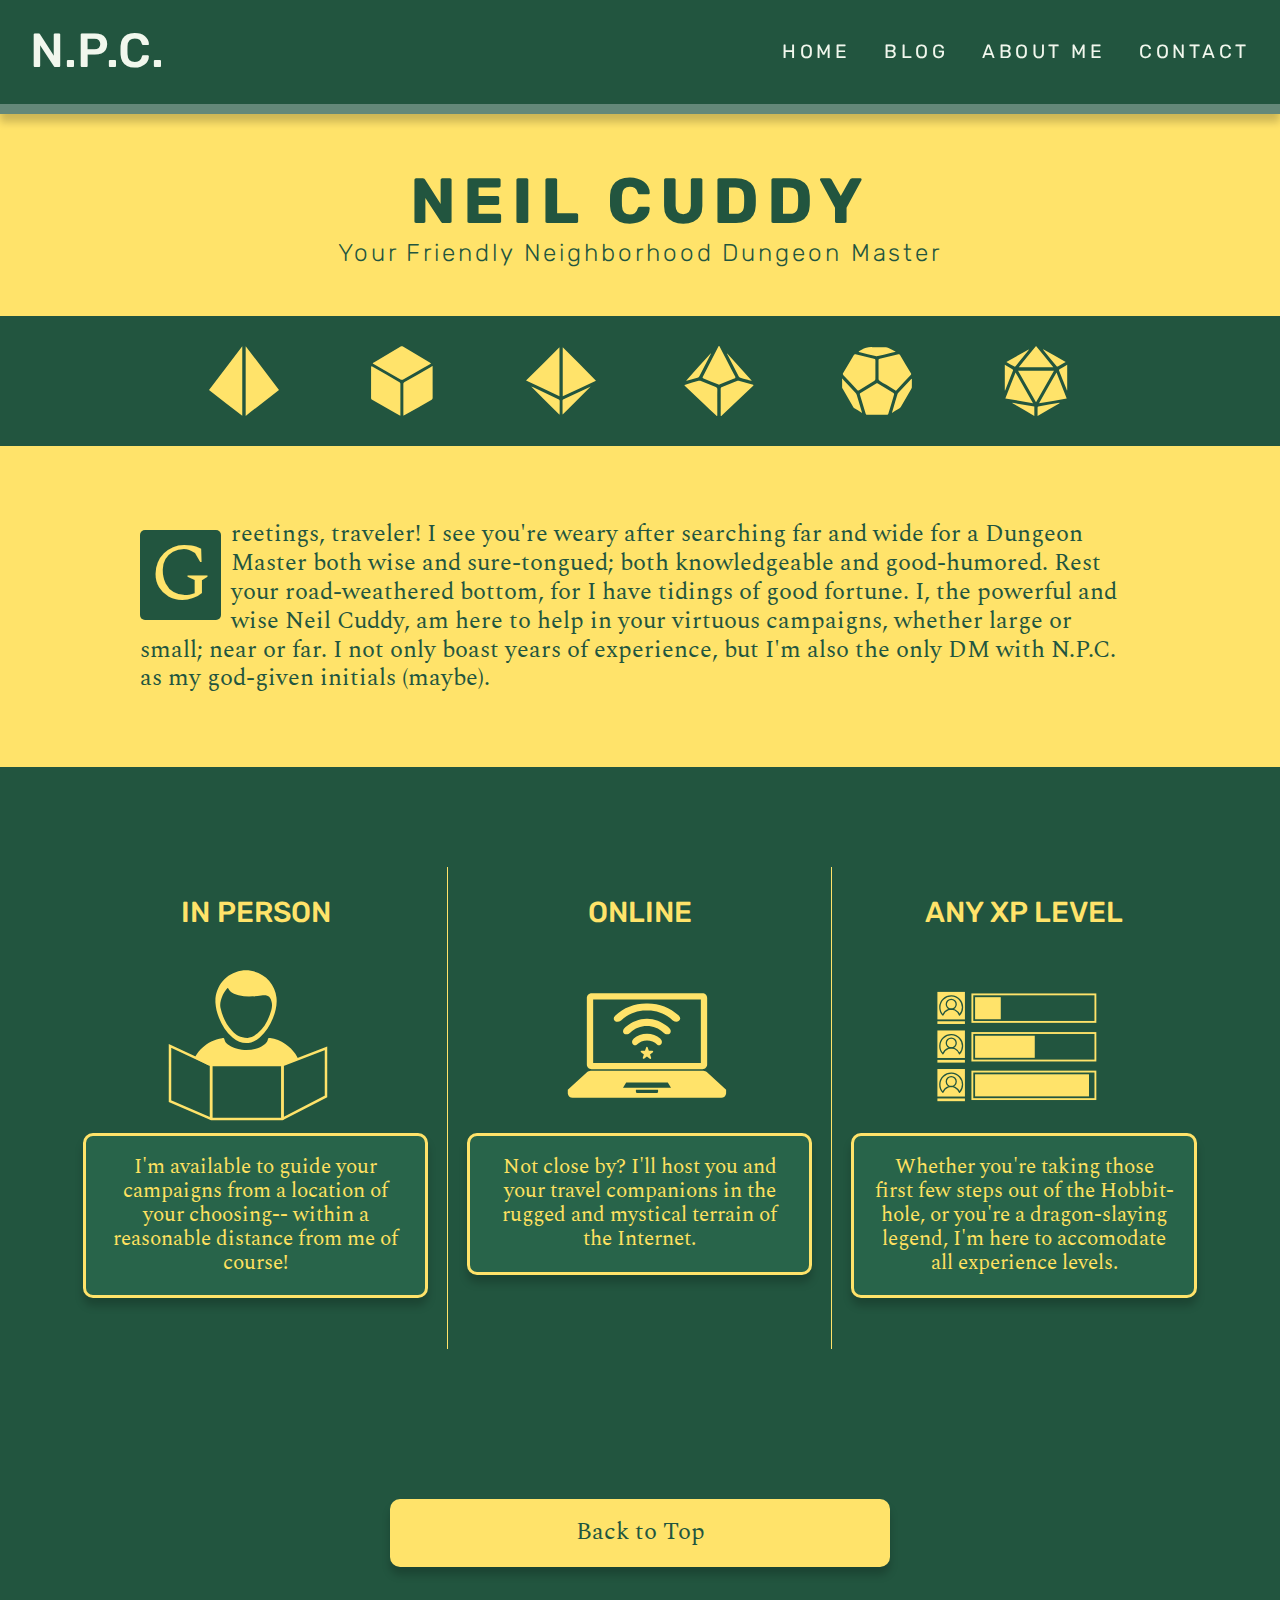
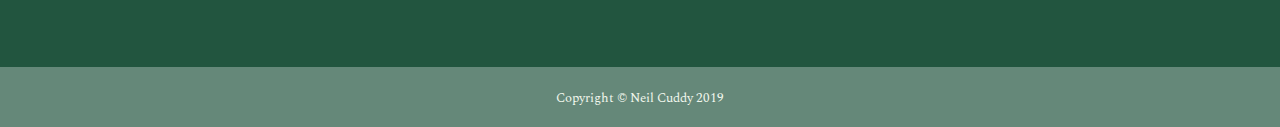
<file: index.html>
<!DOCTYPE html>

<html lang="en-US" dir="ltr">
  <head>
    <meta name="viewport" content="width=device-width, initial-scale=1.0">
    <title>Neil Cuddy, DM</title>
    <link rel="stylesheet" href="css/normalize.css" type="text/css">
    <link rel="stylesheet" href="css/styles.css" type="text/css">
    <link href="https://fonts.googleapis.com/css?family=Rubik:300,500,900&display=swap" rel="stylesheet">
    <link href="https://fonts.googleapis.com/css?family=Spectral:400,800&display=swap" rel="stylesheet">
  </head>

  <body>

    <div id="top" class="wrapper">
      <header>

        <nav class="clearfix">
          <h1 class="nav-heading"><a href="index.html">N.P.C.</a></h1>
          <ul>
            <li><a href="index.html">Home</a></li>
            <li><a href="blog.html">Blog</a></li>
            <li><a href="about-me.html">About Me</a></li>
            <li><a href="contact.html">Contact</a></li>
          </ul>
        </nav>
        <div class="banner-heading">
          <h2 class="banner-title">Neil Cuddy</h2>
          <h2 class="banner-subtitle">Your Friendly Neighborhood Dungeon Master</h2>
        </div>
      </header> <!-- END OF HEADER ---------------------------------------------------------------------->

      <main>
        <div class="dice-container">
          <div class="dice-wrap">
            <img src="images/d4.svg" alt="An outline of a four-sided die" class="d4 die d-spin">
            <img src="images/d6.svg" alt="An outline of a six-sided die" class="d6 die d-spin">
            <img src="images/d8.svg" alt="An outline of a eight-sided die" class="d8 die d-spin">
            <img src="images/d10.svg" alt="An outline of a ten-sided die" class="d10 die d-spin">
            <img src="images/d12.svg" alt="An outline of a twelve-sided die" class="d12 die d-spin">
            <img src="images/d20.svg" alt="An outline of a twenty-sided die" class="d20 die d-spin">
          </div>
        </div>
        <div class="intro-wrapper">
          <div class="intro">
            <p>Greetings, traveler! I see you're weary after searching far and wide for a Dungeon Master both wise and sure-tongued; both knowledgeable and good-humored. Rest your road-weathered bottom, for I have tidings of good fortune. I, the powerful and wise Neil Cuddy, am here to help in your virtuous campaigns, whether large or small; near or far. I not only boast years of experience, but I'm also the only DM with N.P.C. as my god-given initials (maybe).</p>
          </div>
        </div>
        <div class="service-container">
          <div class="service-flex-contain">
            <h3 class="heading-in-person">In Person</h3>
            <div class="in-person border-line">
              <h3 class="heading-in-person-lrg">In Person</h3>
              <img src="images/in-person.svg" alt="An icon of a person behind a dungeon master's privacy screen">
              <p>I'm available to guide your campaigns from a location of your choosing-- within a reasonable distance from me of course!</p>
            </div>
            <h3 class="heading-online">ONLINE</h3>
            <div class="online border-line">
              <h3 class="heading-online-lrg">ONLINE</h3>
              <img src="images/online.svg" alt="An icon of a laptop with a wifi symbol made of stars">
              <p>Not close by? I'll host you and your travel companions in the rugged and mystical terrain of the  Internet.</p>
            </div>
            <h3 class="heading-xp-lvl">Any Experience Level</h3>
            <div class="any-xp-lvl">
              <h3 class="heading-xp-lvl-lrg">Any XP Level</h3>
              <img src="images/any-xp-lvl.svg" alt="An icon showing experience level bars of varying fullness">
              <p>Whether you're taking those first few steps out of the Hobbit-hole, or you're a dragon-slaying legend, I'm here to accomodate all experience levels.</p>
            </div>
          </div>
        </div>
        <p class="top-link"><a href="#top">Back to Top</a></p>
      </main>
    </div>

    <footer>
      <p><small>Copyright &copy; Neil Cuddy 2019</small></p>
    </footer>

  </body>
</html>
</file>
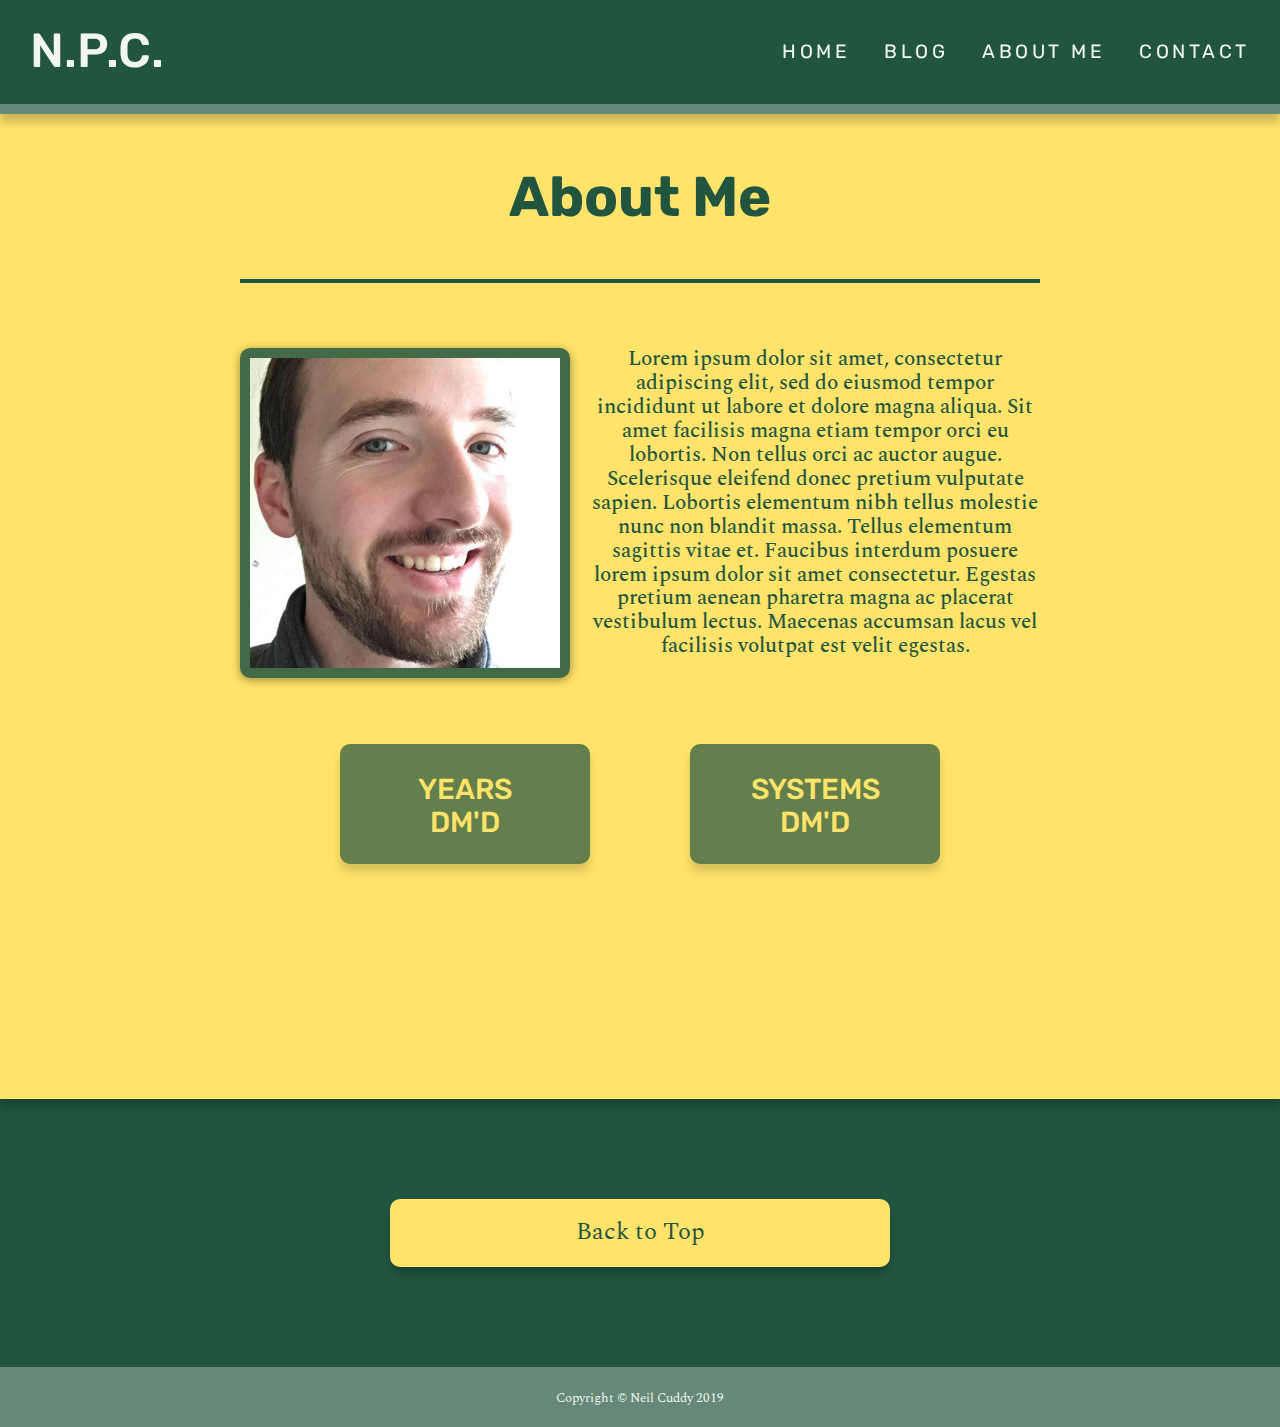
<file: about-me.html>
<!DOCTYPE html>

<html lang="en-US" dir="ltr">
  <head>
    <meta name="viewport" content="width=device-width, initial-scale=1.0">
    <title>About Neil</title>
    <link rel="stylesheet" href="css/normalize.css" type="text/css">
    <link rel="stylesheet" href="css/styles.css" type="text/css">
    <link href="https://fonts.googleapis.com/css?family=Rubik:300,500,900&display=swap" rel="stylesheet">
    <link href="https://fonts.googleapis.com/css?family=Spectral:400,800&display=swap" rel="stylesheet">
  </head>

  <body>

    <div id="top" class="wrapper">
      <header>

        <nav class="clearfix">
          <h1 class="nav-heading"><a href="index.html">N.P.C.</a></h1>
          <ul>
            <li><a href="index.html">Home</a></li>
            <li><a href="blog.html">Blog</a></li>
            <li><a href="about-me.html">About Me</a></li>
            <li><a href="contact.html">Contact</a></li>
          </ul>
        </nav>
        <div class="banner-heading">
          <h1 class="page-heading">About Me</h1>
        </div>

      </header> <!-- END OF HEADER ---------------------------------------------------------------------->

      <main>
        <div class="about-wrap">
          <div class="about-container">
            <div class="pic-para-float">
              <div class="neil-img-container">
                <div class="neil-img-overlay"></div>
                <img class="neil-img" src="images/neilprofile.jpg" alt="A portrait of Neil Cuddy">
              </div>
              <div class="about-para-container">
                <p class="about-para">Lorem ipsum dolor sit amet, consectetur adipiscing elit, sed do eiusmod tempor incididunt ut labore et dolore magna aliqua. Sit amet facilisis magna etiam tempor orci eu lobortis. Non tellus orci ac auctor augue. Scelerisque eleifend donec pretium vulputate sapien. Lobortis elementum nibh tellus molestie nunc non blandit massa. Tellus elementum sagittis vitae et. Faucibus interdum posuere lorem ipsum dolor sit amet consectetur. Egestas pretium aenean pharetra magna ac placerat vestibulum lectus. Maecenas accumsan lacus vel facilisis volutpat est velit egestas.</p>
              </div>
            </div>
            <div class="stat-card-flex-contain">
              <div id="years-dmd" class="stat-card">
                <h3>Years<br>DM'd</h3>
                <p>10 years</p>
              </div>
              <div id="systems-dmd" class="stat-card">
                <h3>Systems<br>DM'd</h3>
                <ul>
                  <li>D&D 3.5</li>
                  <li>Pathfinder</li>
                  <li>Starfinder</li>
                  <li>Call of Cthulhu</li>
                </ul>
              </div>
            </div>
          </div>
        </div>

        <p class="top-link"><a href="#top">Back to Top</a></p>
      </main>
    </div>

    <footer>
      <p><small>Copyright &copy; Neil Cuddy 2019</small></p>
    </footer>

  </body>
</html>
</file>
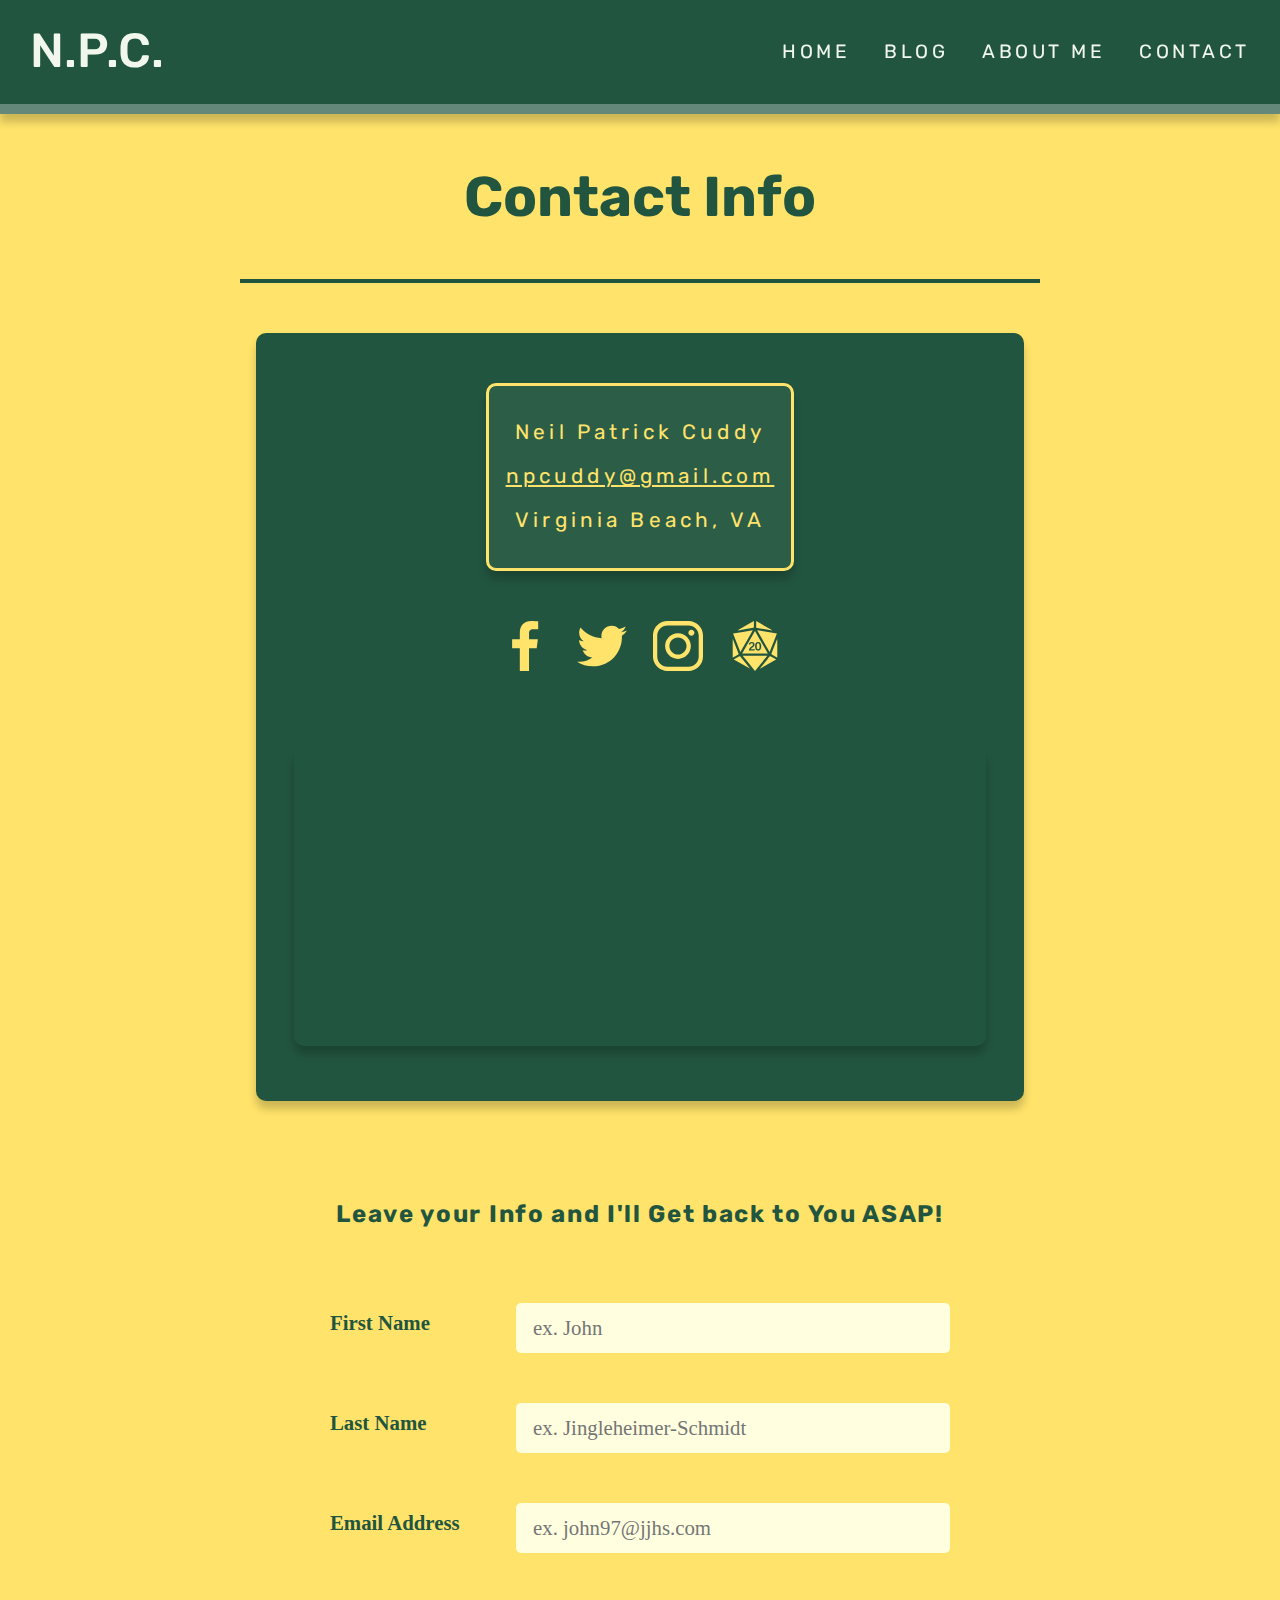
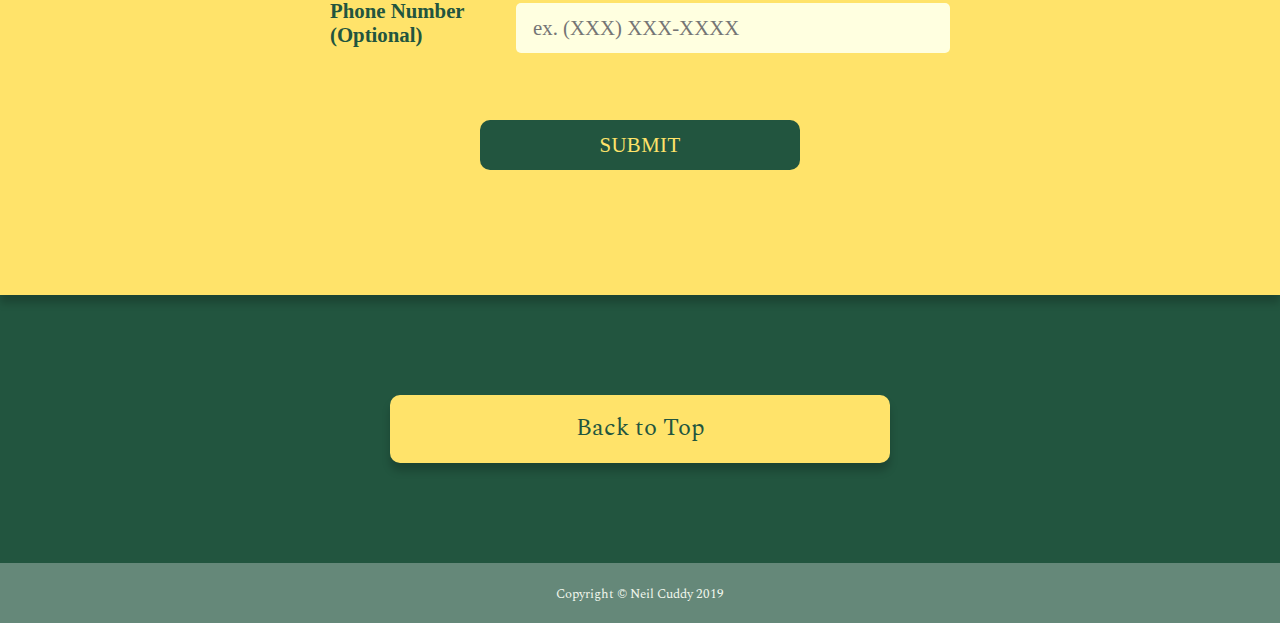
<file: contact.html>
<!DOCTYPE html>

<html lang="en-US" dir="ltr">
  <head>
    <meta name="viewport" content="width=device-width, initial-scale=1.0">
    <title>Contact Neil</title>
    <link rel="stylesheet" href="css/normalize.css" type="text/css">
    <link rel="stylesheet" href="css/styles.css" type="text/css">
    <link href="https://fonts.googleapis.com/css?family=Rubik:300,500,900&display=swap" rel="stylesheet">
    <link href="https://fonts.googleapis.com/css?family=Spectral:400,800&display=swap" rel="stylesheet">
  </head>

  <body>

    <div id="top" class="wrapper">
      <header>

        <nav class="clearfix">
          <h1 class="nav-heading"><a href="index.html">N.P.C.</a></h1>
          <ul>
            <li><a href="index.html">Home</a></li>
            <li><a href="blog.html">Blog</a></li>
            <li><a href="about-me.html">About Me</a></li>
            <li><a href="contact.html">Contact</a></li>
          </ul>
        </nav>
        <div class="banner-heading">
          <h1 class="page-heading">Contact Info</h1>
        </div>

      </header> <!-- END OF HEADER ---------------------------------------------------------------------->

      <main>
        <div class="contact-container">
          <div class="contact-info">
            <ul class="contact-info-list">
              <li>Neil Patrick Cuddy</li>
              <li><a href="mailto:npcuddy@gmail.com" target="_blank">npcuddy@gmail.com</a></li>
              <li>Virginia Beach, VA</li>
            </ul>
            <div class="social-icons">
              <a target="_blank" href="https://www.facebook.com/neil.cuddy.3"><img src="images/facebook.svg" alt="Facebook icon"></a>
              <a target="_blank" href="https://twitter.com/NpcNpcuddy"><img src="images/twitter.svg" alt="Twitter icon"></a>
              <a target="_blank" href="https://www.instagram.com/patrickned_npc/"><img src="images/instagram.svg" alt="Instagram icon"></a>
              <a target="_blank" href="https://app.roll20.net/users/26297/neil-c?fbclid=IwAR0LO3Pv9vUrNG9DhVx9Z2WXFUN1NhZTYFxP-Icxzl-QTmIb7skBPDRVVGY"><img src="images/roll20.svg" alt="Roll20 icon"></a>
            </div>
            <iframe id="g-map" src="https://www.google.com/maps/embed?pb=!1m18!1m12!1m3!1d204477.23317121275!2d-76.15305209158788!3d36.795586914796964!2m3!1f0!2f0!3f0!3m2!1i1024!2i768!4f13.1!3m3!1m2!1s0x89bac1e8fc1527a7%3A0x4161080a32e0173!2sVirginia%20Beach%2C%20VA!5e0!3m2!1sen!2sus!4v1566850763095!5m2!1sen!2sus" width="600" height="450" frameborder="0" style="border:0;" allowfullscreen=""></iframe>
          </div>

          <h4>Leave your Info and I'll Get back to You ASAP!</h4>

          <form action="" method="post">

              <div class="form-flex-container">
                <div class="form-element">
                  <label for="first-name">First Name</label>
                  <input type="text" id="first-name" name="user_first-name" placeholder="ex. John" required>
                </div>

                <div class="form-element">
                  <label for="last-name">Last Name</label>
                  <input type="text" id="last-name" name="user_last-name" placeholder="ex. Jingleheimer-Schmidt" required>
                </div>

                <div class="form-element">
                  <label for="email">Email Address</label>
                  <input type="email" id="email" name="user_email" placeholder="ex. john97@jjhs.com" required>
                </div>

                <div class="form-element">
                  <label for="phone">Phone Number (Optional)</label>
                  <input type="text" id="phone" name="user_phone" placeholder="ex. (XXX) XXX-XXXX">
                </div>
              </div>

              <button class="form-element" type="button" name="button">Submit</button>

          </form>

        </div>

        <div class="">

        </div>

        <p class="top-link"><a href="#top">Back to Top</a></p>
      </main>
    </div>

    <footer>
      <p><small>Copyright &copy; Neil Cuddy 2019</small></p>
    </footer>

  </body>
</html>
</file>
<file: css/styles.css>
* {
  box-sizing: border-box; }

body {
  background-color: #22553F;
  margin-top: 0;
  margin-right: 0; }

h1,
h2,
h3,
h4 {
  font-family: "Rubik", sans-serif; }

h3 {
  font-weight: 500;
  text-transform: uppercase;
  font-size: 1.8em;
  color: #ffe36a; }

h4 {
  letter-spacing: .07em;
  font-size: 1.5em;
  color: #22553F; }

p {
  font-family: "Spectral", serif; }

a {
  text-decoration: none;
  margin-top: 0; }
  a:link, a:visited {
    color: #F1F7ED; }

nav {
  margin-top: 0;
  padding-top: 15px;
  padding-bottom: 15px;
  position: fixed;
  width: 100%;
  background-color: #22553F;
  border-bottom: 10px solid rgba(255, 255, 255, 0.3);
  z-index: 100;
  box-shadow: 0px 8px 8px rgba(0, 0, 0, 0.2); }
  @media (min-width: 769px) {
    nav {
      position: fixed;
      width: 100%;
      background-color: #22553F;
      border-bottom: 10px solid rgba(255, 255, 255, 0.3);
      z-index: 100; } }
  nav ul {
    list-style-type: none;
    margin-left: 0;
    padding-left: 0;
    font-family: "Rubik", sans-serif;
    text-transform: uppercase; }
    @media (min-width: 769px) {
      nav ul {
        float: right;
        vertical-align: middle;
        padding-right: 15px; } }
    nav ul li {
      text-align: center; }
      @media (min-width: 769px) {
        nav ul li {
          display: inline-block;
          padding-left: 5px;
          padding-right: 5px; } }
      nav ul li a {
        padding-top: 10px;
        padding-bottom: 10px;
        display: block;
        letter-spacing: .22rem;
        font-size: 1.3rem; }
        nav ul li a:hover {
          background-color: #F1F7ED;
          color: #22553F; }
          nav ul li a:hover:active {
            background-color: #ffe36a;
            color: #F1F7ED; }
        @media (min-width: 769px) {
          nav ul li a {
            padding-left: 10px;
            padding-right: 10px;
            font-size: 1.2em; }
            nav ul li a:hover {
              background-color: rgba(34, 85, 63, 0);
              color: #ffe36a; }
              nav ul li a:hover:active {
                background-color: rgba(34, 85, 63, 0); } }

hr {
  padding-top: 25px;
  padding-bottom: 25px;
  border: none; }

header {
  background-color: #22553F;
  margin-top: 0; }

form {
  margin-bottom: 100px; }

input[type="text"],
input[type="Email"] {
  height: 50px;
  font-size: 1.3em;
  border-radius: 5px;
  border: none;
  text-indent: 15px;
  margin-top: 10px;
  background-color: lightyellow; }
  @media (min-width: 769px) {
    input[type="text"],
    input[type="Email"] {
      width: 70%; } }
  input[type="text"]:focus,
  input[type="Email"]:focus {
    background-color: #ffffff;
    outline: 0;
    border: 3px solid rgba(34, 85, 63, 0.8); }

button[type="button"] {
  width: 25%;
  height: 50px;
  margin-top: 60px;
  border-radius: 10px;
  background-color: #22553F;
  border: none;
  color: #ffe36a;
  font-size: 1.3em;
  letter-spacing: .02em;
  text-transform: uppercase;
  transition: opacity .3s ease-out, transform .2;
  min-width: 100px; }
  button[type="button"]:focus {
    outline: 0; }
  button[type="button"]:hover {
    cursor: pointer;
    opacity: .87; }
  button[type="button"]:active {
    background-color: #ffe36a;
    color: #22553F;
    border: 3px solid #22553F;
    transform: scale(0.95); }

footer {
  background-color: #658879;
  color: #F1F7ED;
  padding-top: 5px;
  padding-bottom: 5px;
  margin: 0;
  text-align: center; }

/* =========================================
CLASS STYLES
========================================== */
.page-heading {
  font-size: 3.5em;
  margin: auto;
  border-bottom: 4px solid #22553F;
  width: 70%;
  padding-bottom: 50px;
  max-width: 800px; }

.nav-heading {
  display: none;
  padding-left: 30px; }
  @media (min-width: 769px) {
    .nav-heading {
      display: inline-block;
      float: left;
      vertical-align: middle;
      font-size: 3em;
      font-weight: 500;
      margin-top: 8px;
      margin-bottom: 0px; } }

.banner-heading {
  background-color: #ffe36a;
  color: #22553F;
  padding-bottom: 50px;
  padding-top: 300px;
  margin: 0 auto;
  text-align: center; }
  @media (min-width: 769px) {
    .banner-heading {
      padding-top: 165px; } }

.banner-title {
  text-transform: uppercase;
  letter-spacing: .12em;
  font-size: 4em;
  width: 90%;
  margin: 0 auto; }

.banner-subtitle {
  font-weight: 300;
  letter-spacing: .12em;
  font-size: 1.515em;
  width: 90%;
  margin: 0 auto; }

.wrapper {
  min-height: calc(100vh - 18px); }

.top-link {
  text-align: center;
  margin-left: auto;
  margin-right: auto;
  font-size: 1.2em;
  background-color: #ffe36a;
  margin-bottom: 75px;
  margin-top: 75px;
  box-shadow: 0px 8px 8px rgba(0, 0, 0, 0.2); }
  @media (min-width: 769px) {
    .top-link {
      font-size: 1.5em;
      background-color: #ffe36a;
      width: 345px;
      margin-top: 100px;
      margin-bottom: 100px;
      border-radius: 10px; }
      .top-link a {
        padding-top: 25px;
        padding-bottom: 25px;
        border-radius: 10px; } }
  @media (min-width: 1024px) {
    .top-link {
      width: 500px; } }
  .top-link a {
    color: #22553F;
    display: block;
    padding-top: 20px;
    padding-bottom: 20px;
    transition: background-color .2s ease-in; }
    .top-link a:hover {
      background-color: #F1F7ED; }
    .top-link a:active {
      background-color: #ffe36a;
      color: #F1F7ED; }

/* -------------------------------------------------
HOMEPAGE
---------------------------------------------------- */
.dice-container {
  background: #22553F;
  padding-top: 25px;
  padding-bottom: 25px; }
  .dice-container .dice-wrap {
    display: flex;
    flex-direction: row;
    justify-content: space-around;
    flex-wrap: wrap;
    width: 90%;
    margin: 0 auto;
    align-items: center;
    max-width: 950px;
    min-width: 320px; }
    .dice-container .dice-wrap .die {
      flex-grow: 1;
      flex-basis: 0px;
      max-width: 100px;
      width: 50px;
      padding: 5px 15px; }

.d-spin {
  transition: transform 1s ease-in-out;
  transform: rotate(0turn); }

.d-spin:hover {
  transform: rotate(1turn); }

.intro-wrapper {
  background-color: #ffe36a;
  padding-top: 50px;
  padding-bottom: 50px; }

.intro {
  width: 90%;
  max-width: 685px;
  text-align: left;
  margin: 0 auto;
  color: #22553F;
  font-size: 1.3em;
  line-height: 1.2; }
  @media (min-width: 769px) {
    .intro {
      font-size: 1.5em; } }
  @media (min-width: 1024px) {
    .intro {
      max-width: 1000px; } }
  .intro p::first-letter {
    float: left;
    font-size: 80px;
    color: #ffe36a;
    padding: 5px 10px;
    background: #22553F;
    margin: 10px 10px 0 0;
    border-radius: 5px;
    line-height: 1; }

.service-container {
  background-color: #22553F;
  color: #ffe36a;
  padding-top: 50px;
  padding-bottom: 50px; }

.service-flex-contain {
  width: 90%;
  text-align: center;
  margin: 0 auto;
  max-width: 735px; }
  @media (min-width: 769px) {
    .service-flex-contain {
      display: flex;
      flex-direction: column;
      max-width: 1000px;
      position: relative; } }
  @media (min-width: 1024px) {
    .service-flex-contain {
      flex-direction: row;
      padding-top: 50px;
      max-width: 2500px; } }

.in-person {
  display: flex;
  align-items: center;
  padding: 0 0 30px 0px; }
  .in-person img {
    width: 40%;
    padding-right: 15px; }
    @media (min-width: 769px) {
      .in-person img {
        margin-top: 25px;
        margin-bottom: 22.5px; } }
    @media (min-width: 1024px) {
      .in-person img {
        margin-top: 0;
        margin-bottom: 0; } }
  .in-person p {
    font-size: 1.2em;
    text-align: center;
    width: 60%;
    border: 3px solid #ffe36a;
    border-radius: 10px;
    padding: 20px; }

.online {
  display: flex;
  align-items: center;
  padding: 0px 0 28px; }
  .online img {
    width: 40%;
    padding-left: 15px;
    order: 2; }
  .online p {
    font-size: 1.2em;
    text-align: center;
    width: 60%;
    order: -1;
    border: 3px solid #ffe36a;
    border-radius: 10px;
    padding: 20px; }

.any-xp-lvl {
  display: flex;
  align-items: center;
  padding: 0px 0 28px; }
  .any-xp-lvl img {
    width: 40%;
    padding-right: 15px; }
  .any-xp-lvl p {
    font-size: 1.2em;
    text-align: center;
    width: 60%;
    border: 3px solid #ffe36a;
    border-radius: 10px;
    padding: 20px; }

@media (min-width: 769px) {
  .in-person,
  .online,
  .any-xp-lvl {
    flex-direction: column; }
    .in-person p,
    .online p,
    .any-xp-lvl p {
      order: 2;
      font-size: 1.3em;
      margin-top: 0;
      background-color: #28644a;
      color: #ffe160; }
    .in-person img,
    .online img,
    .any-xp-lvl img {
      order: -1;
      max-width: 175px;
      max-height: 175px; } }
@media (min-width: 1024px) {
  .in-person,
  .online,
  .any-xp-lvl {
    flex: 1 33.33%; }
    .in-person p,
    .online p,
    .any-xp-lvl p {
      width: 90%; }
    .in-person img,
    .online img,
    .any-xp-lvl img {
      width: 175px;
      height: 175px; } }
.in-person p,
.online p,
.any-xp-lvl p {
  background-color: #28644a;
  color: #ffe160;
  box-shadow: 0px 8px 8px rgba(0, 0, 0, 0.2); }

.heading-in-person-lrg,
.heading-online-lrg,
.heading-xp-lvl-lrg {
  display: none; }
  @media (min-width: 1024px) {
    .heading-in-person-lrg,
    .heading-online-lrg,
    .heading-xp-lvl-lrg {
      display: inline;
      order: -2; } }

.border-line {
  border-bottom: 1px solid #ffe36a; }
  @media (min-width: 1024px) {
    .border-line {
      border-bottom: none;
      border-right: 1px solid #ffe36a; }
      .border-line .borderline:last-child {
        border: none; } }

/* -------------------------------------------------
ABOUT ME PAGE
---------------------------------------------------- */
.about-wrap {
  background-color: #ffe36a;
  box-shadow: 0px 8px 8px rgba(0, 0, 0, 0.2); }

.about-container {
  padding-top: 15px;
  padding-bottom: 50px; }
  @media (min-width: 769px) {
    .about-container {
      padding-bottom: 200px; } }

.neil-img-container {
  max-width: 350px;
  margin: 0 auto;
  position: relative;
  width: 75%; }
  @media (min-width: 769px) {
    .neil-img-container {
      float: left;
      margin-left: 50px;
      padding-right: 20px; } }

.neil-img-overlay {
  position: absolute;
  width: 100%;
  height: 100%; }

.neil-img {
  width: 100%;
  border-radius: 10px;
  display: block;
  border: 10px solid rgba(34, 85, 63, 0.85);
  box-shadow: 0px 2px 10px rgba(0, 0, 0, 0.4); }

.about-para {
  color: #22553F;
  width: 90%;
  margin: 0 auto;
  padding-top: 50px;
  padding-bottom: 50px;
  font-size: 1.3em;
  text-align: center;
  max-width: 800px;
  font-weight: 500; }
  @media (min-width: 1024px) {
    .about-para {
      padding-top: 0px; } }

.stat-card-flex-contain {
  margin-left: auto;
  margin-right: auto;
  width: 100%;
  display: flex;
  flex-direction: column;
  justify-content: center;
  flex-wrap: wrap;
  text-align: center; }
  @media (min-width: 769px) {
    .stat-card-flex-contain {
      margin-left: auto;
      margin-right: auto;
      width: 100%;
      display: flex;
      flex-direction: row;
      justify-content: center;
      flex-wrap: wrap;
      text-align: center;
      max-width: 850px;
      height: 190px; } }

.stat-card {
  box-shadow: 0px 8px 8px rgba(0, 0, 0, 0.2);
  background-color: #22553F;
  color: #ffe36a;
  width: 70%;
  border-radius: 10px;
  max-width: 350px;
  padding-bottom: 15px;
  display: flex;
  flex-direction: column;
  justify-content: flex-start;
  margin: 35px auto; }
  @media (min-width: 769px) {
    .stat-card {
      box-shadow: 0px 8px 8px rgba(0, 0, 0, 0.2);
      background-color: #22553F;
      color: #ffe36a;
      width: 20%;
      border-radius: 10px;
      margin-left: 50px;
      margin-right: 50px;
      max-width: 300px;
      padding-bottom: 15px;
      display: flex;
      flex-direction: column;
      justify-content: flex-start; }
      .stat-card ul {
        list-style-type: none;
        padding: 0; }
        .stat-card ul li {
          padding: 10px;
          font-size: 1.4em; }
      .stat-card p {
        font-size: 1.7em; } }
  .stat-card ul {
    list-style-type: none;
    padding: 0; }
    .stat-card ul li {
      padding: 10px;
      font-size: 1.4em; }
  .stat-card p {
    font-size: 1.7em; }

/* -------------------------------------------------
CONTACT PAGE
---------------------------------------------------- */
.contact-container {
  background-color: #ffe36a;
  margin-top: 0;
  text-align: center;
  padding-bottom: 25px;
  box-shadow: 0px 8px 8px rgba(0, 0, 0, 0.2); }
  .contact-container .contact-info {
    background-color: #22553F;
    width: 100%;
    margin-bottom: 100px;
    box-shadow: 0px 8px 8px rgba(0, 0, 0, 0.2); }
    @media (min-width: 769px) {
      .contact-container .contact-info {
        margin-left: auto;
        margin-right: auto;
        width: 60%;
        border-radius: 10px; } }
    .contact-container .contact-info .contact-info-list {
      background-color: rgba(241, 247, 237, 0.05);
      color: #ffe36a;
      list-style-type: none;
      padding-left: 0;
      margin-left: auto;
      margin-right: auto;
      margin-top: 0px;
      border: 3px solid #ffe36a;
      border-radius: 10px;
      padding-top: 25px;
      padding-bottom: 25px;
      width: 40%;
      min-width: 300px;
      max-width: 550px;
      transform: translateY(50px);
      box-shadow: 0px 8px 8px rgba(0, 0, 0, 0.2); }
      .contact-container .contact-info .contact-info-list li {
        padding-top: 10px;
        padding-bottom: 10px;
        font-family: "Rubik", sans-serif;
        letter-spacing: .2em;
        font-size: 1.3em; }
        .contact-container .contact-info .contact-info-list li a {
          color: #ffe36a;
          text-decoration: underline;
          transition: color .3s ease-out; }
          .contact-container .contact-info .contact-info-list li a:hover {
            color: #F1F7ED; }

#g-map {
  width: 90%;
  max-width: 900px;
  height: 300px;
  margin: 75px auto 50px;
  border-radius: 10px;
  box-shadow: 0px 8px 8px rgba(0, 0, 0, 0.2); }

.social-icons {
  display: flex;
  flex-direction: row;
  justify-content: space-around;
  margin-top: 100px;
  width: 40%;
  min-width: 300px;
  max-width: 500px;
  margin-left: auto;
  margin-right: auto; }
  .social-icons a {
    width: 50px;
    height: 50px;
    transition: opacity .3s ease-out; }
    .social-icons a:hover {
      opacity: .6;
      color: #F1F7ED; }

.form-flex-container {
  display: flex;
  flex-direction: column;
  height: 400px;
  width: 80%;
  margin-left: auto;
  margin-right: auto; }
  @media (min-width: 769px) {
    .form-flex-container {
      width: 60%; } }
  @media (min-width: 1024px) {
    .form-flex-container {
      max-width: 620px; } }
  .form-flex-container .form-element {
    display: flex;
    flex-direction: column;
    flex: 1;
    margin-top: 25px; }
    @media (min-width: 769px) {
      .form-flex-container .form-element {
        flex-direction: row;
        align-items: center;
        justify-content: space-between; } }
    .form-flex-container .form-element label {
      text-align: left;
      color: #22553F;
      font-size: 1.3em;
      font-weight: 700; }
      @media (min-width: 769px) {
        .form-flex-container .form-element label {
          padding-right: 20px;
          max-width: 120px; } }
      @media (min-width: 1024px) {
        .form-flex-container .form-element label {
          padding-right: 20px;
          max-width: 160px; } }

/* -------------------------------------------------
BLOG PAGE
---------------------------------------------------- */
.date {
  margin-top: 0;
  padding-top: 50px;
  color: #ffe36a; }

.post-heading {
  color: #F1F7ED;
  font-size: 4em; }

.post-pic {
  width: 90%;
  max-width: 640px;
  border: 5px solid rgba(241, 247, 237, 0.5);
  border-radius: 5px;
  box-shadow: 0px 8px 8px rgba(0, 0, 0, 0.2); }

.post-body {
  color: #F1F7ED;
  width: 90%;
  margin: 0 auto;
  font-size: 1.2em;
  line-height: 1.2;
  padding-top: 25px;
  text-align: left;
  text-indent: 50px; }

/* MEDIA QUERIES */
@media (min-width: 769px) {
  .pic-para-float {
    width: 75%;
    margin: 0 auto;
    max-width: 900px; }

  #years-dmd,
  #systems-dmd {
    height: 120px;
    overflow: hidden;
    margin-bottom: 50px;
    min-width: 250px;
    opacity: .7;
    transition: opacity .3s .05s ease-in, height .8s .1s ease-in-out; }
    #years-dmd h3,
    #systems-dmd h3 {
      margin-bottom: 0; }

  #years-dmd:hover {
    height: 190px;
    left: 50px;
    opacity: 1; }

  #systems-dmd:hover {
    right: 50px;
    height: 316px;
    opacity: 1; }

  /* CLEARFIX */
  .clearfix::after {
    content: "";
    /* creates blank pseudo-element at the bottom of the parent container */
    display: table;
    /* display blank element ^^^ as a block level table */
    clear: both;
    /* clear property is directly related to floats. This clears any collapsed space caused by floats on 'both' sides of the container. */ } }
@media (min-width: 1024px) {
  .heading-in-person,
  .heading-online,
  .heading-xp-lvl {
    display: none; } }

/*# sourceMappingURL=styles.css.map */
</file>
